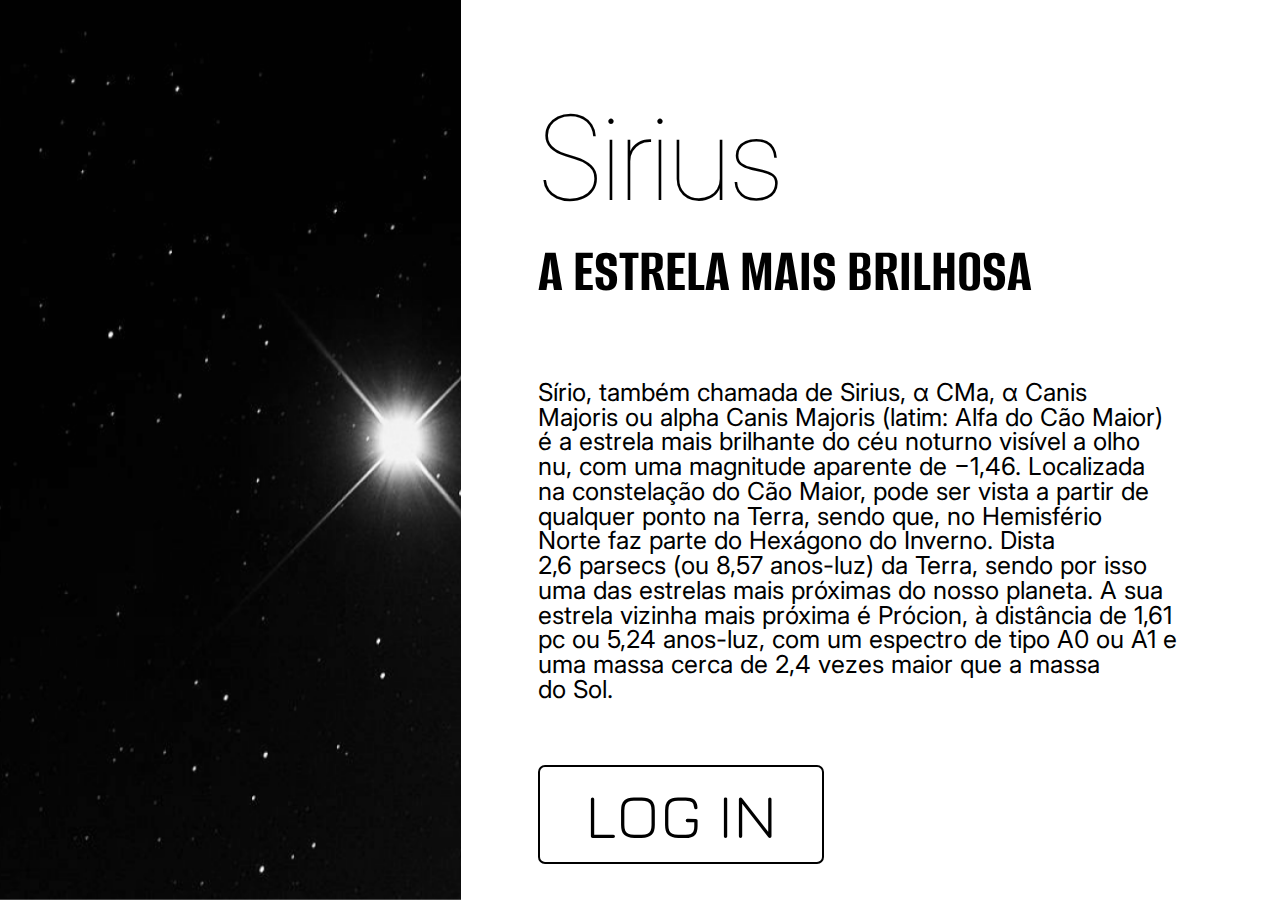
<file: index.html>
<!DOCTYPE html>
<html lang="pt-BR">
<head>
    <meta charset="UTF-8">
    <meta name="viewport" content="width=device-width, initial-scale=1.0">
    <title>Landing Page</title>
    <link rel="stylesheet" href="css/reset.css">
    <link rel="stylesheet" href="css/style.css">
</head>
<body>
    <img src="img/background.png" alt="background" class="imagemprincipal">
    <main class="conteudoprincipal">
        <h1>Sirius</h1>
        <h2>A ESTRELA MAIS BRILHOSA</h2>
        <p>Sírio, também chamada de Sirius, α CMa, α Canis Majoris ou alpha Canis Majoris (latim: Alfa do Cão Maior) é a estrela mais brilhante do céu noturno visível a olho nu, com uma magnitude aparente de −1,46. Localizada na constelação do Cão Maior, pode ser vista a partir de qualquer ponto na Terra, sendo que, no Hemisfério Norte faz parte do Hexágono do Inverno. Dista 2,6 parsecs (ou 8,57 anos-luz) da Terra, sendo por isso uma das estrelas mais próximas do nosso planeta. A sua estrela vizinha mais próxima é Prócion, à distância de 1,61 pc ou 5,24 anos-luz, com um espectro de tipo A0 ou A1 e uma massa cerca de 2,4 vezes maior que a massa do Sol.</p>
        <div class="redirecionar"><a href="login.html">LOG IN</a></div>
    </main>
</body>
</html>
</file>
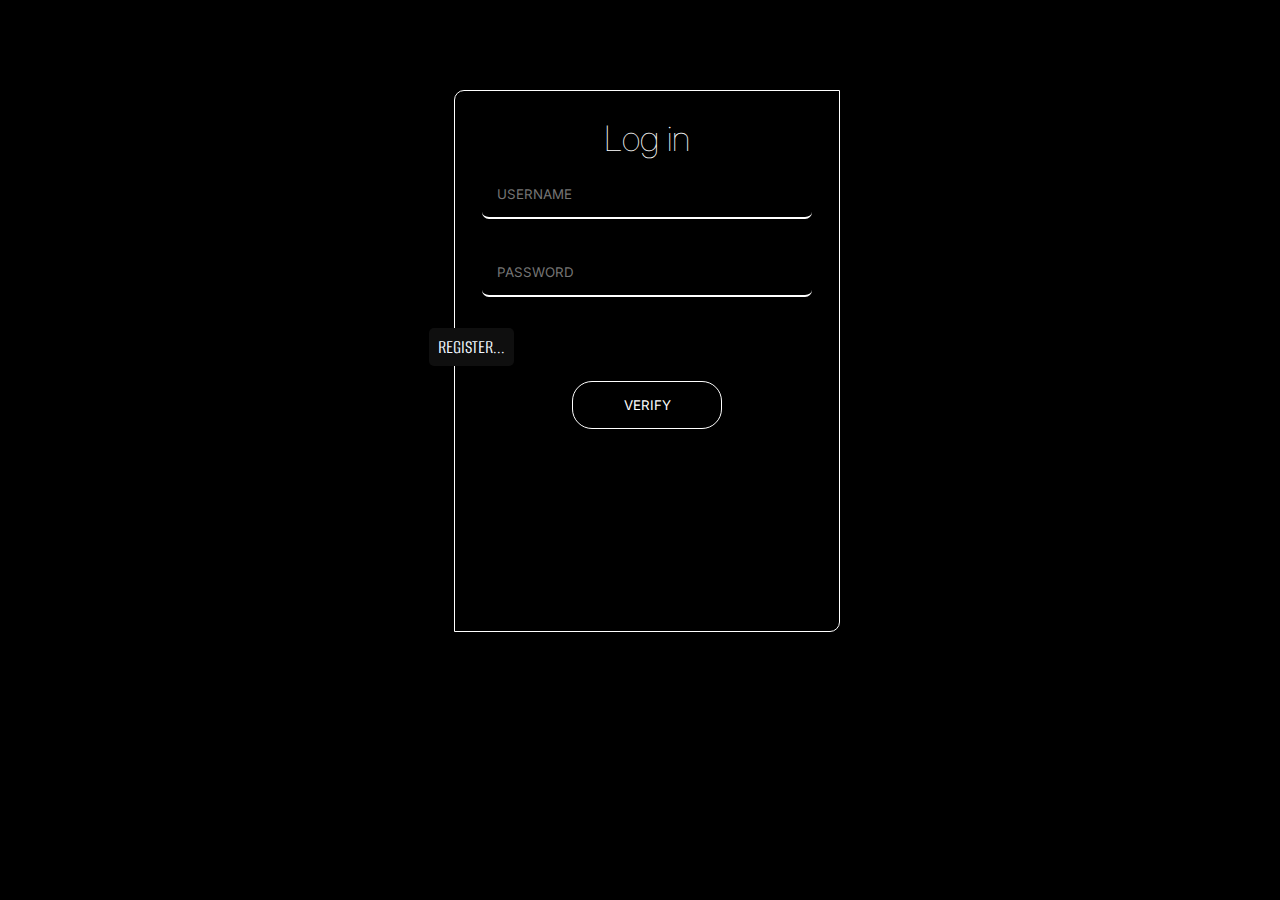
<file: login.html>
<!DOCTYPE html>
<html lang="pt-BR">
<head>
    <meta charset="UTF-8">
    <meta name="viewport" content="width=device-width, initial-scale=1.0">
    <title>Login</title>
    <link rel="stylesheet" href="css/reset.css">
    <link rel="stylesheet" href="css/login.css">
</head>
<body>
    <main>
        <h1>Log in</h1>
        <input type="text" placeholder="USERNAME" id="user_reg">
        <input type="password" placeholder="PASSWORD" id="pass_reg">
        <a href="register.html" class="ahref" id="ah">REGISTER...</a>
        <a href="index.html"><input type="button" onclick="login()" value="VERIFY" id="btn"></a>
    </main>
    <script src="js/script.js"></script>
</body>
</html>
</file>
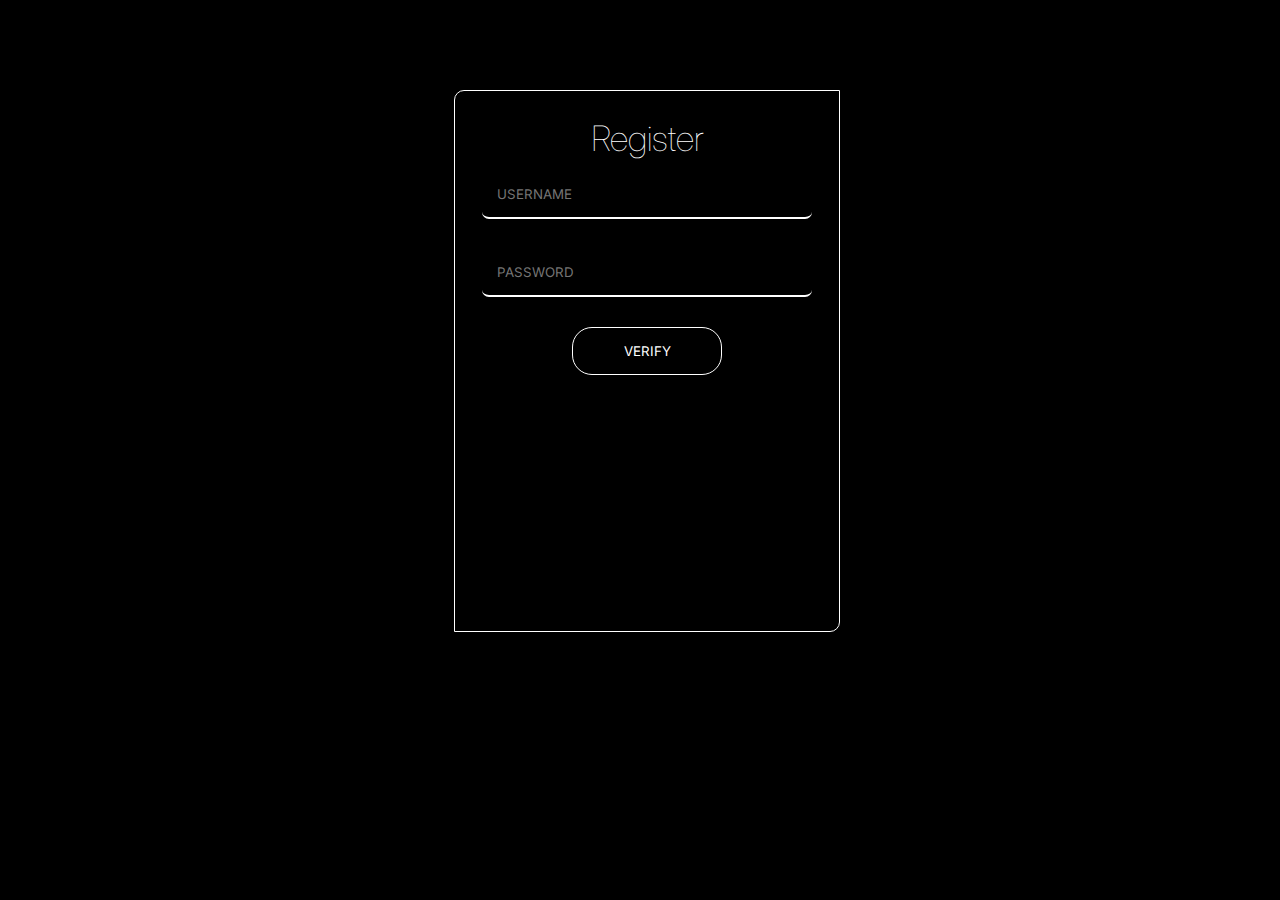
<file: register.html>
<!DOCTYPE html>
<html lang="pt-BR">
<head>
    <meta charset="UTF-8">
    <meta name="viewport" content="width=device-width, initial-scale=1.0">
    <title>Register</title>
    <link rel="stylesheet" href="css/reset.css">
    <link rel="stylesheet" href="css/login.css">
</head>
<body>
    <main>
        <h1>Register</h1>
        <input type="text" placeholder="USERNAME" id="user">
        <input type="password" placeholder="PASSWORD" id="pass">
        <a href="login.html"><input type="button" onclick="register()" value="VERIFY" id="btn"></a>
    </main>
    <script src="js/script.js"></script>
</body>
</html>
</file>
<file: css/style.css>
@import url('https://fonts.googleapis.com/css2?family=Alumni+Sans:ital,wght@0,100..900;1,100..900&family=Inter:wght@100..900&family=Jura:wght@300..700&display=swap');


.imagemprincipal{
    width: 36vw;
    height: 100vh;
    position: fixed;
}

.conteudoprincipal{
    margin-left: 42vw;
}

h1{
    font-family: 'Inter', Arial;
    font-size: 13vh;
    font-weight: lighter;
    padding-top: 11vh;
}

h2{
    font-family: 'Alumni Sans', Arial;
    font-weight: bold;
    font-size: 7vh;
    padding-top: 2.7vh;
}

p{
    font-family: 'Inter', Arial;
    font-weight: normal;
    font-size: 2.75vh;
    padding-top: 8.5vh;
    width: 50vw;
}

.redirecionar{
    margin-top: 9vh;
}

a{
    text-decoration: none;
    color: black;
    font-family: 'Jura', Arial;
    font-size: 7vh;
    border-style: solid;
    border-color: black;
    border-width: 2px;
    padding: 10px;
    padding-left: 5vh;
    padding-right: 5vh;
    border-radius: 7px;
}

a:hover{
    color: white;
    background-color: rgb(0, 0, 0);
    border-color: rgb(255, 255, 255);
}
</file>
<file: css/login.css>
@import url('https://fonts.googleapis.com/css2?family=Alumni+Sans:ital,wght@0,100..900;1,100..900&family=Inter:wght@100..900&family=Jura:wght@300..700&display=swap');
body{
    background-color: black;
}
main{
    display: flex;
    flex-direction: column;
    align-items: center;
    border-width: 0.5px;
    border-style: solid;
    width: 30vw;
    border-radius: 10px 0px 10px 0px;
    font-family: 'Inter', Arial;
    height: 60vh;
    margin-top: 10vh;
    margin-left: 35.5vw;
    background-color: black;
    border-color: white;
}

h1{
    font-size: 35px;
    font-weight: lighter;
    padding-top: 30px;
    color: white;
}

input{
    width: 300px;
    padding: 15px;
    margin: 15px;
    border-style: solid;
    border-width: 0px 0px 2px 0px;
    font-family: 'Inter', Arial;
    background-color: black;
    border-color: white;
    color: white;
    border-radius: 7px;
}

input:hover{
    background-color: rgb(10, 10, 10);
}


#btn{
    width: 150px;
    border-radius: 20px;
    background-color: rgb(0, 0, 0);
    border-width: 1.4px;
    font-family: 'Inter', Arial;
    margin-top: 15px;
    color: white;
}


#btn:hover{
    color: black;
    background-color: white;
}

#ah{
    font-family: 'Alumni Sans', Arial;
    margin-left: -39vh;
    margin-top: 16px;
    font-size: 20px;
    text-decoration: none;
    color: aliceblue;
    background-color: rgb(15, 15, 15);
    padding: 9px;
    border-radius: 5px;
}

#ah:hover{
    color: rgb(12, 12, 13);
    background-color: aliceblue;
}
</file>
